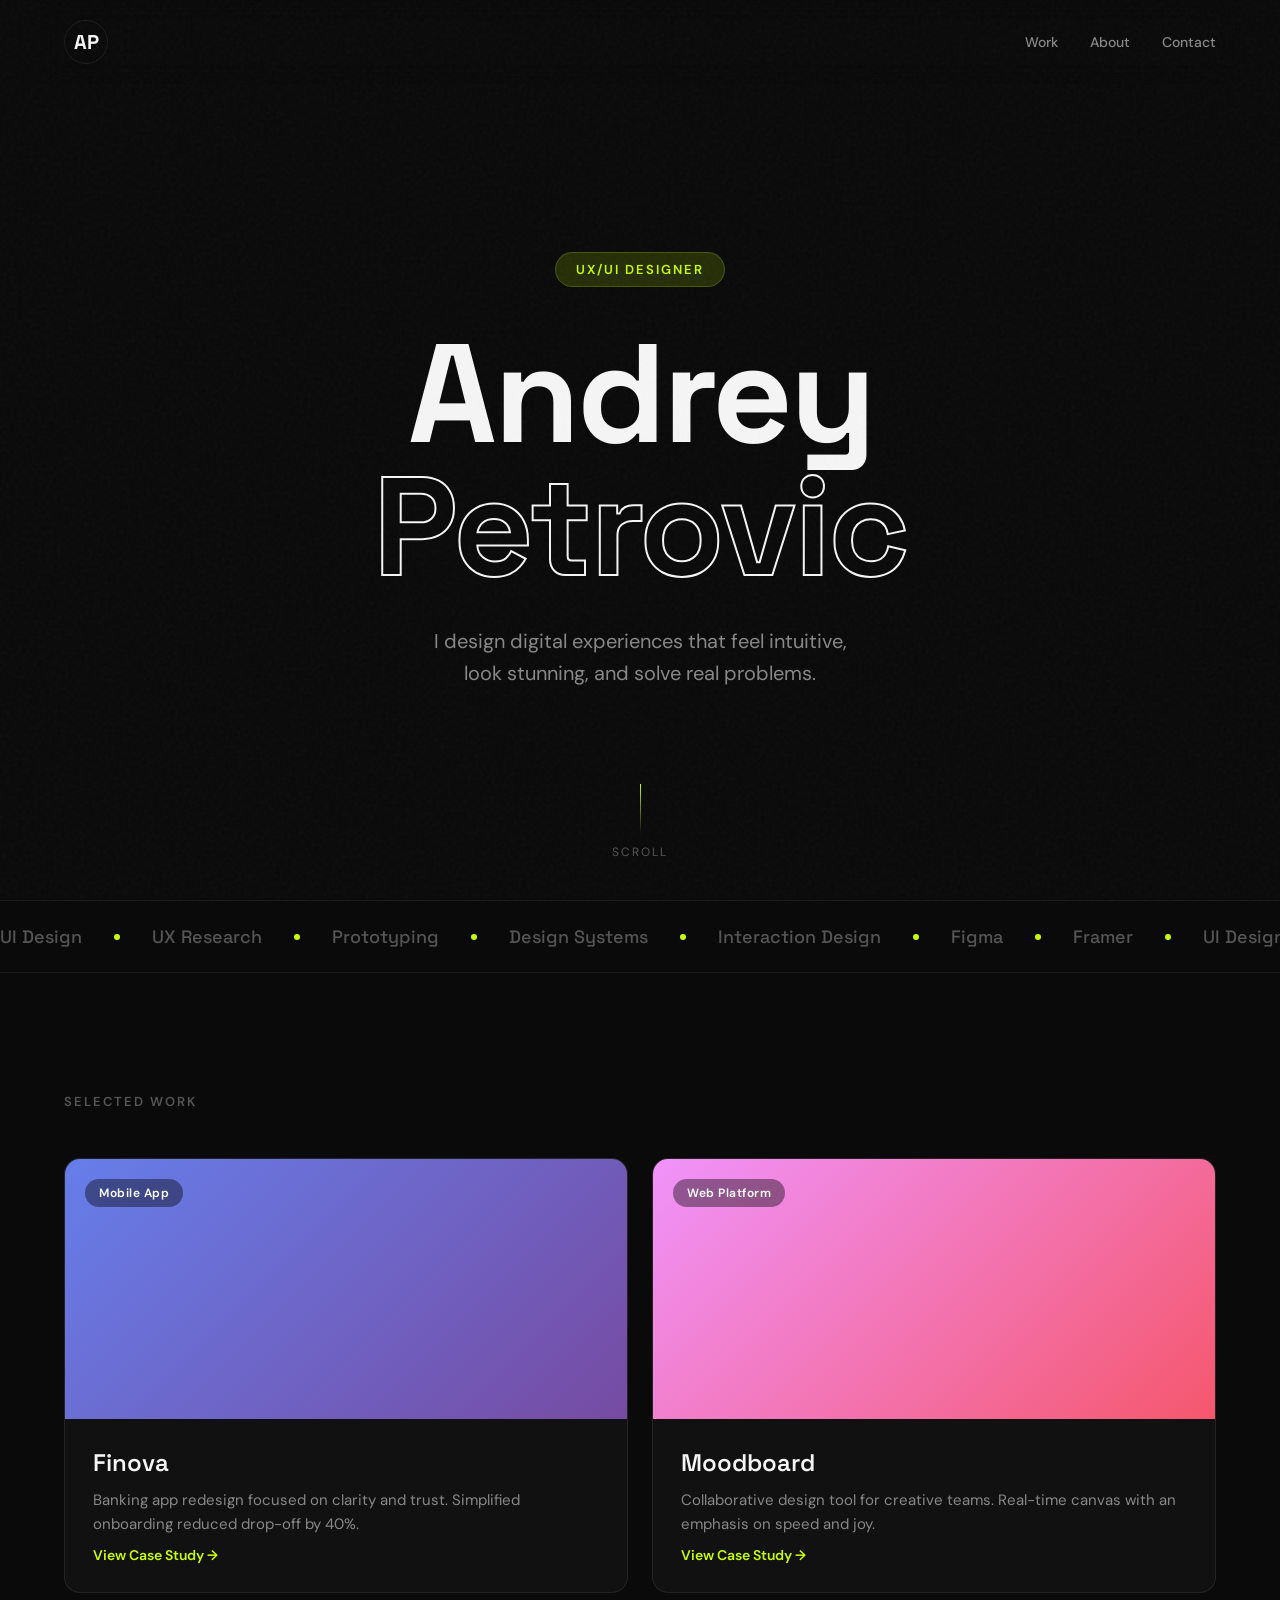
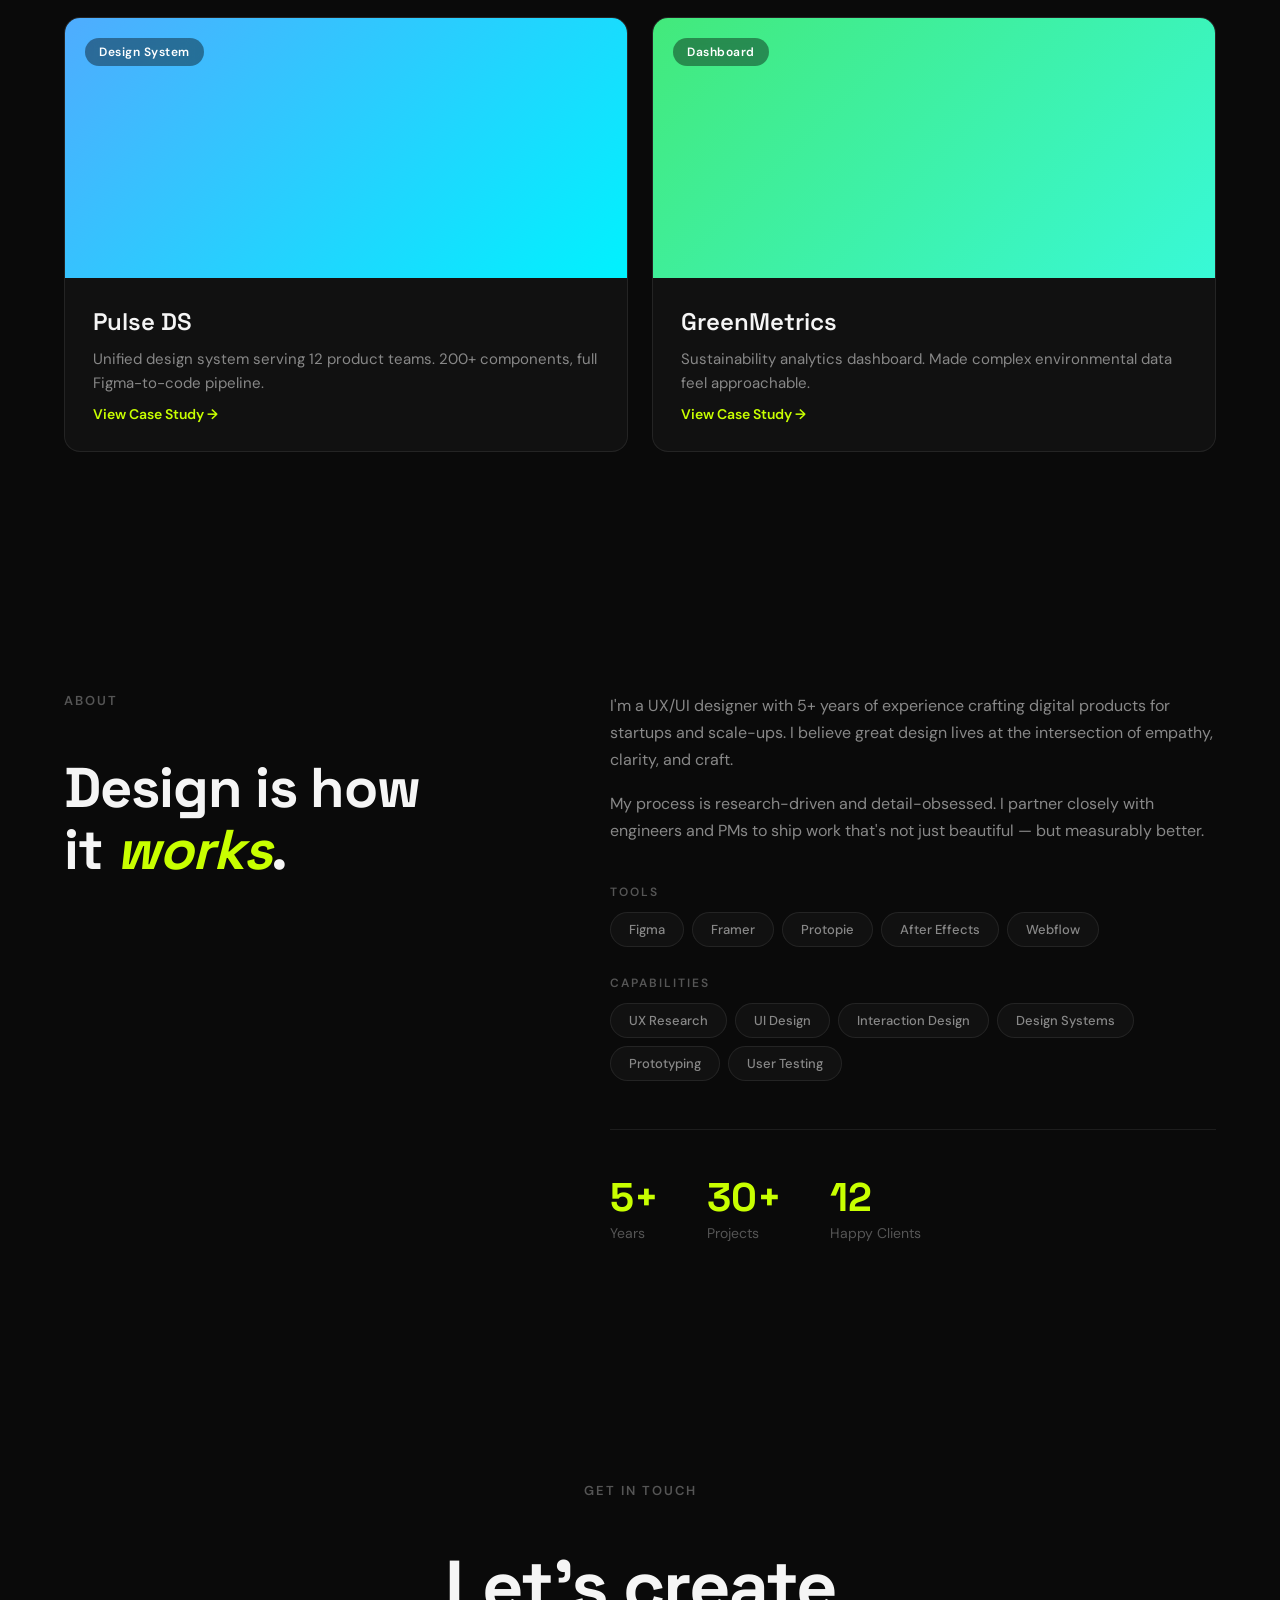
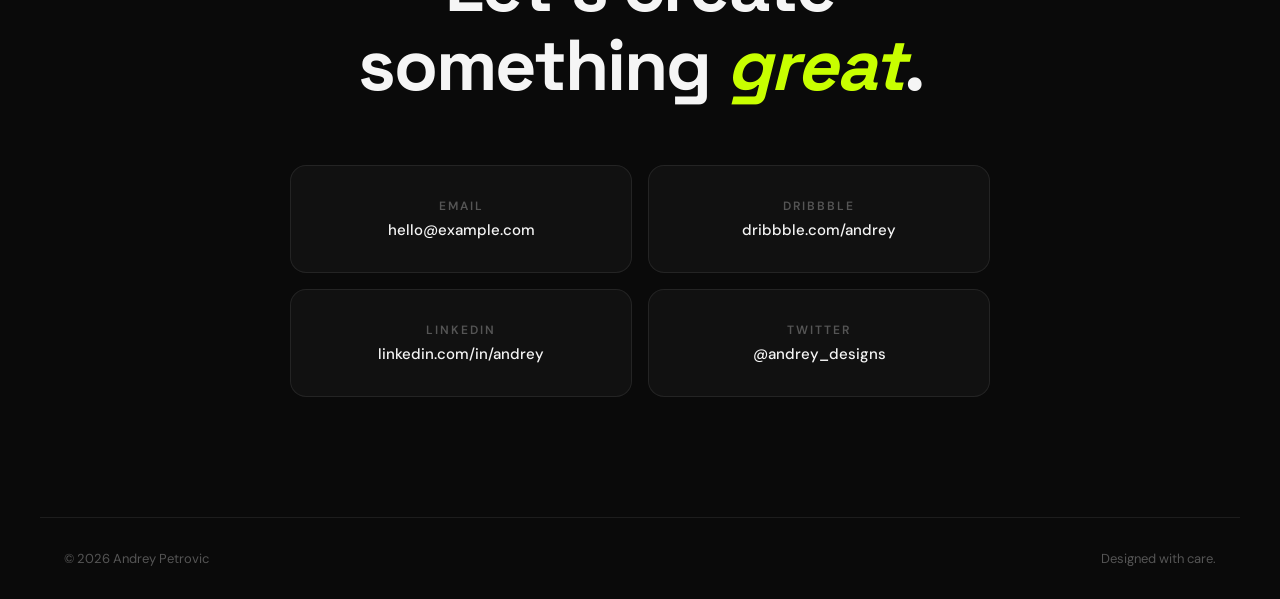
<file: designer-folio/index.html>
<!DOCTYPE html>
<html lang="en">
<head>
  <meta charset="UTF-8" />
  <meta name="viewport" content="width=device-width, initial-scale=1.0" />
  <title>Andrey Petrovic — UX/UI Designer</title>

  <meta name="description" content="Andrey Petrovic — UX/UI Designer crafting thoughtful digital experiences." />
  <meta name="author" content="Andrey Petrovic" />
  <meta name="theme-color" content="#0a0a0a" />

  <link rel="stylesheet" href="style.css" />
  <link rel="preconnect" href="https://fonts.googleapis.com" />
  <link rel="preconnect" href="https://fonts.gstatic.com" crossorigin />
  <link href="https://fonts.googleapis.com/css2?family=DM+Sans:ital,opsz,wght@0,9..40,300;0,9..40,400;0,9..40,500;0,9..40,600;0,9..40,700;1,9..40,400&family=Space+Grotesk:wght@400;500;600;700&display=swap" rel="stylesheet" />
</head>
<body>
  <!-- Floating grain overlay -->
  <div class="grain"></div>

  <!-- Cursor follower -->
  <div class="cursor-glow" id="cursorGlow"></div>

  <!-- Navigation -->
  <nav class="nav">
    <a href="#" class="nav-logo">AP</a>
    <div class="nav-links">
      <a href="#work">Work</a>
      <a href="#about">About</a>
      <a href="#contact">Contact</a>
    </div>
  </nav>

  <!-- Hero -->
  <section class="hero">
    <div class="hero-badge">UX/UI Designer</div>
    <h1 class="hero-title">
      <span class="line">Andrey</span>
      <span class="line outline">Petrovic</span>
    </h1>
    <p class="hero-sub">I design digital experiences that feel intuitive,<br/>look stunning, and solve real problems.</p>
    <div class="hero-scroll">
      <div class="scroll-line"></div>
      <span>Scroll</span>
    </div>
  </section>

  <!-- Marquee -->
  <div class="marquee">
    <div class="marquee-track">
      <span>UI Design</span>
      <span class="dot"></span>
      <span>UX Research</span>
      <span class="dot"></span>
      <span>Prototyping</span>
      <span class="dot"></span>
      <span>Design Systems</span>
      <span class="dot"></span>
      <span>Interaction Design</span>
      <span class="dot"></span>
      <span>Figma</span>
      <span class="dot"></span>
      <span>Framer</span>
      <span class="dot"></span>
      <span>UI Design</span>
      <span class="dot"></span>
      <span>UX Research</span>
      <span class="dot"></span>
      <span>Prototyping</span>
      <span class="dot"></span>
      <span>Design Systems</span>
      <span class="dot"></span>
      <span>Interaction Design</span>
      <span class="dot"></span>
      <span>Figma</span>
      <span class="dot"></span>
      <span>Framer</span>
      <span class="dot"></span>
    </div>
  </div>

  <!-- Work / Projects -->
  <section class="work" id="work">
    <div class="section-label">Selected Work</div>

    <div class="projects">
      <a href="#" class="project-card">
        <div class="project-img" style="background: linear-gradient(135deg, #667eea, #764ba2);">
          <div class="project-img-inner">
            <span class="project-tag">Mobile App</span>
          </div>
        </div>
        <div class="project-info">
          <h3>Finova</h3>
          <p>Banking app redesign focused on clarity and trust. Simplified onboarding reduced drop-off by 40%.</p>
          <span class="project-cta">View Case Study &rarr;</span>
        </div>
      </a>

      <a href="#" class="project-card">
        <div class="project-img" style="background: linear-gradient(135deg, #f093fb, #f5576c);">
          <div class="project-img-inner">
            <span class="project-tag">Web Platform</span>
          </div>
        </div>
        <div class="project-info">
          <h3>Moodboard</h3>
          <p>Collaborative design tool for creative teams. Real-time canvas with an emphasis on speed and joy.</p>
          <span class="project-cta">View Case Study &rarr;</span>
        </div>
      </a>

      <a href="#" class="project-card">
        <div class="project-img" style="background: linear-gradient(135deg, #4facfe, #00f2fe);">
          <div class="project-img-inner">
            <span class="project-tag">Design System</span>
          </div>
        </div>
        <div class="project-info">
          <h3>Pulse DS</h3>
          <p>Unified design system serving 12 product teams. 200+ components, full Figma-to-code pipeline.</p>
          <span class="project-cta">View Case Study &rarr;</span>
        </div>
      </a>

      <a href="#" class="project-card">
        <div class="project-img" style="background: linear-gradient(135deg, #43e97b, #38f9d7);">
          <div class="project-img-inner">
            <span class="project-tag">Dashboard</span>
          </div>
        </div>
        <div class="project-info">
          <h3>GreenMetrics</h3>
          <p>Sustainability analytics dashboard. Made complex environmental data feel approachable.</p>
          <span class="project-cta">View Case Study &rarr;</span>
        </div>
      </a>
    </div>
  </section>

  <!-- About -->
  <section class="about" id="about">
    <div class="about-grid">
      <div class="about-left">
        <div class="section-label">About</div>
        <h2 class="about-heading">Design is how<br/>it <em>works</em>.</h2>
      </div>
      <div class="about-right">
        <p class="about-text">I'm a UX/UI designer with 5+ years of experience crafting digital products for startups and scale-ups. I believe great design lives at the intersection of empathy, clarity, and craft.</p>
        <p class="about-text">My process is research-driven and detail-obsessed. I partner closely with engineers and PMs to ship work that's not just beautiful — but measurably better.</p>

        <div class="about-details">
          <div class="detail-group">
            <h4>Tools</h4>
            <div class="pills">
              <span class="pill">Figma</span>
              <span class="pill">Framer</span>
              <span class="pill">Protopie</span>
              <span class="pill">After Effects</span>
              <span class="pill">Webflow</span>
            </div>
          </div>
          <div class="detail-group">
            <h4>Capabilities</h4>
            <div class="pills">
              <span class="pill">UX Research</span>
              <span class="pill">UI Design</span>
              <span class="pill">Interaction Design</span>
              <span class="pill">Design Systems</span>
              <span class="pill">Prototyping</span>
              <span class="pill">User Testing</span>
            </div>
          </div>
        </div>

        <div class="stats-row">
          <div class="stat">
            <span class="stat-num">5+</span>
            <span class="stat-label">Years</span>
          </div>
          <div class="stat">
            <span class="stat-num">30+</span>
            <span class="stat-label">Projects</span>
          </div>
          <div class="stat">
            <span class="stat-num">12</span>
            <span class="stat-label">Happy Clients</span>
          </div>
        </div>
      </div>
    </div>
  </section>

  <!-- Contact -->
  <section class="contact" id="contact">
    <div class="section-label">Get in Touch</div>
    <h2 class="contact-heading">Let's create<br/>something <em>great</em>.</h2>
    <div class="contact-links">
      <a href="mailto:hello@example.com" class="contact-link">
        <span class="contact-link-label">Email</span>
        <span class="contact-link-value">hello@example.com</span>
      </a>
      <a href="#" class="contact-link">
        <span class="contact-link-label">Dribbble</span>
        <span class="contact-link-value">dribbble.com/andrey</span>
      </a>
      <a href="#" class="contact-link">
        <span class="contact-link-label">LinkedIn</span>
        <span class="contact-link-value">linkedin.com/in/andrey</span>
      </a>
      <a href="#" class="contact-link">
        <span class="contact-link-label">Twitter</span>
        <span class="contact-link-value">@andrey_designs</span>
      </a>
    </div>
  </section>

  <!-- Footer -->
  <footer class="footer">
    <span>&copy; 2026 Andrey Petrovic</span>
    <span>Designed with care.</span>
  </footer>

  <script src="script.js"></script>
</body>
</html>
</file>
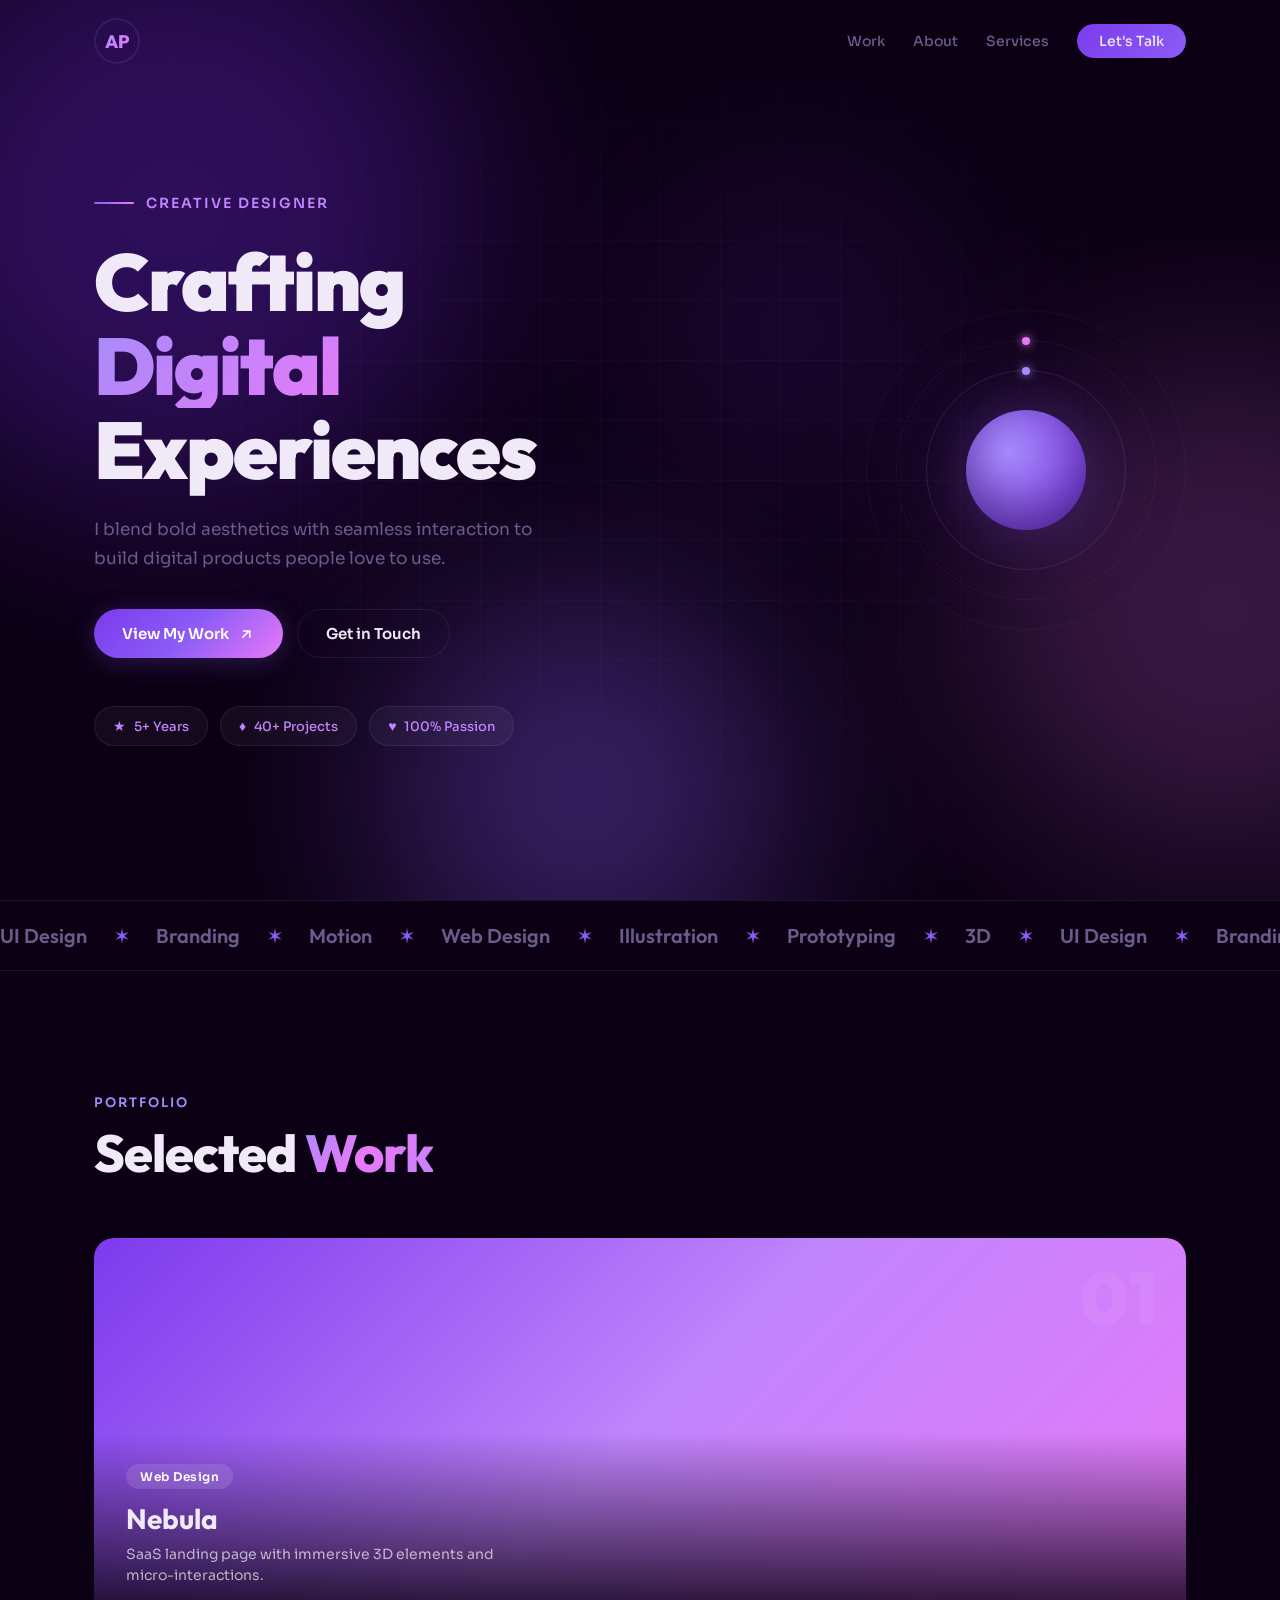
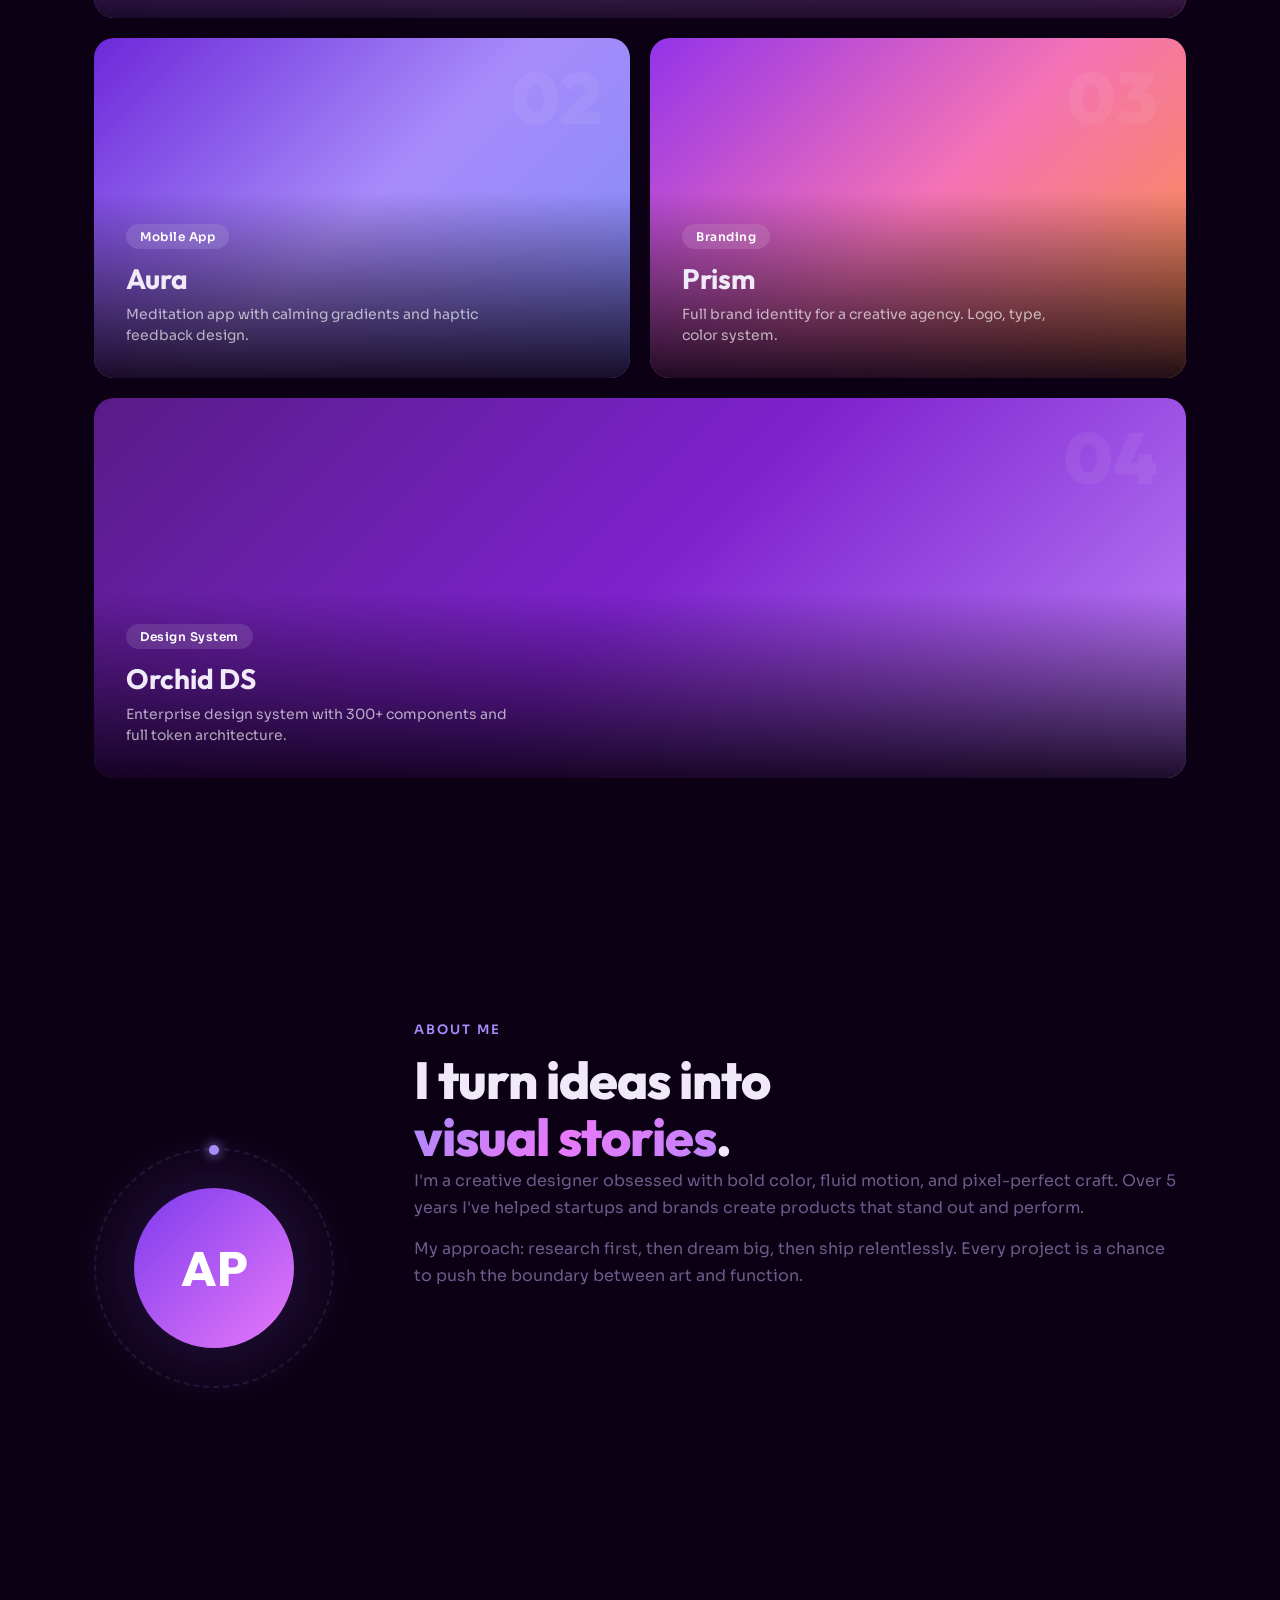
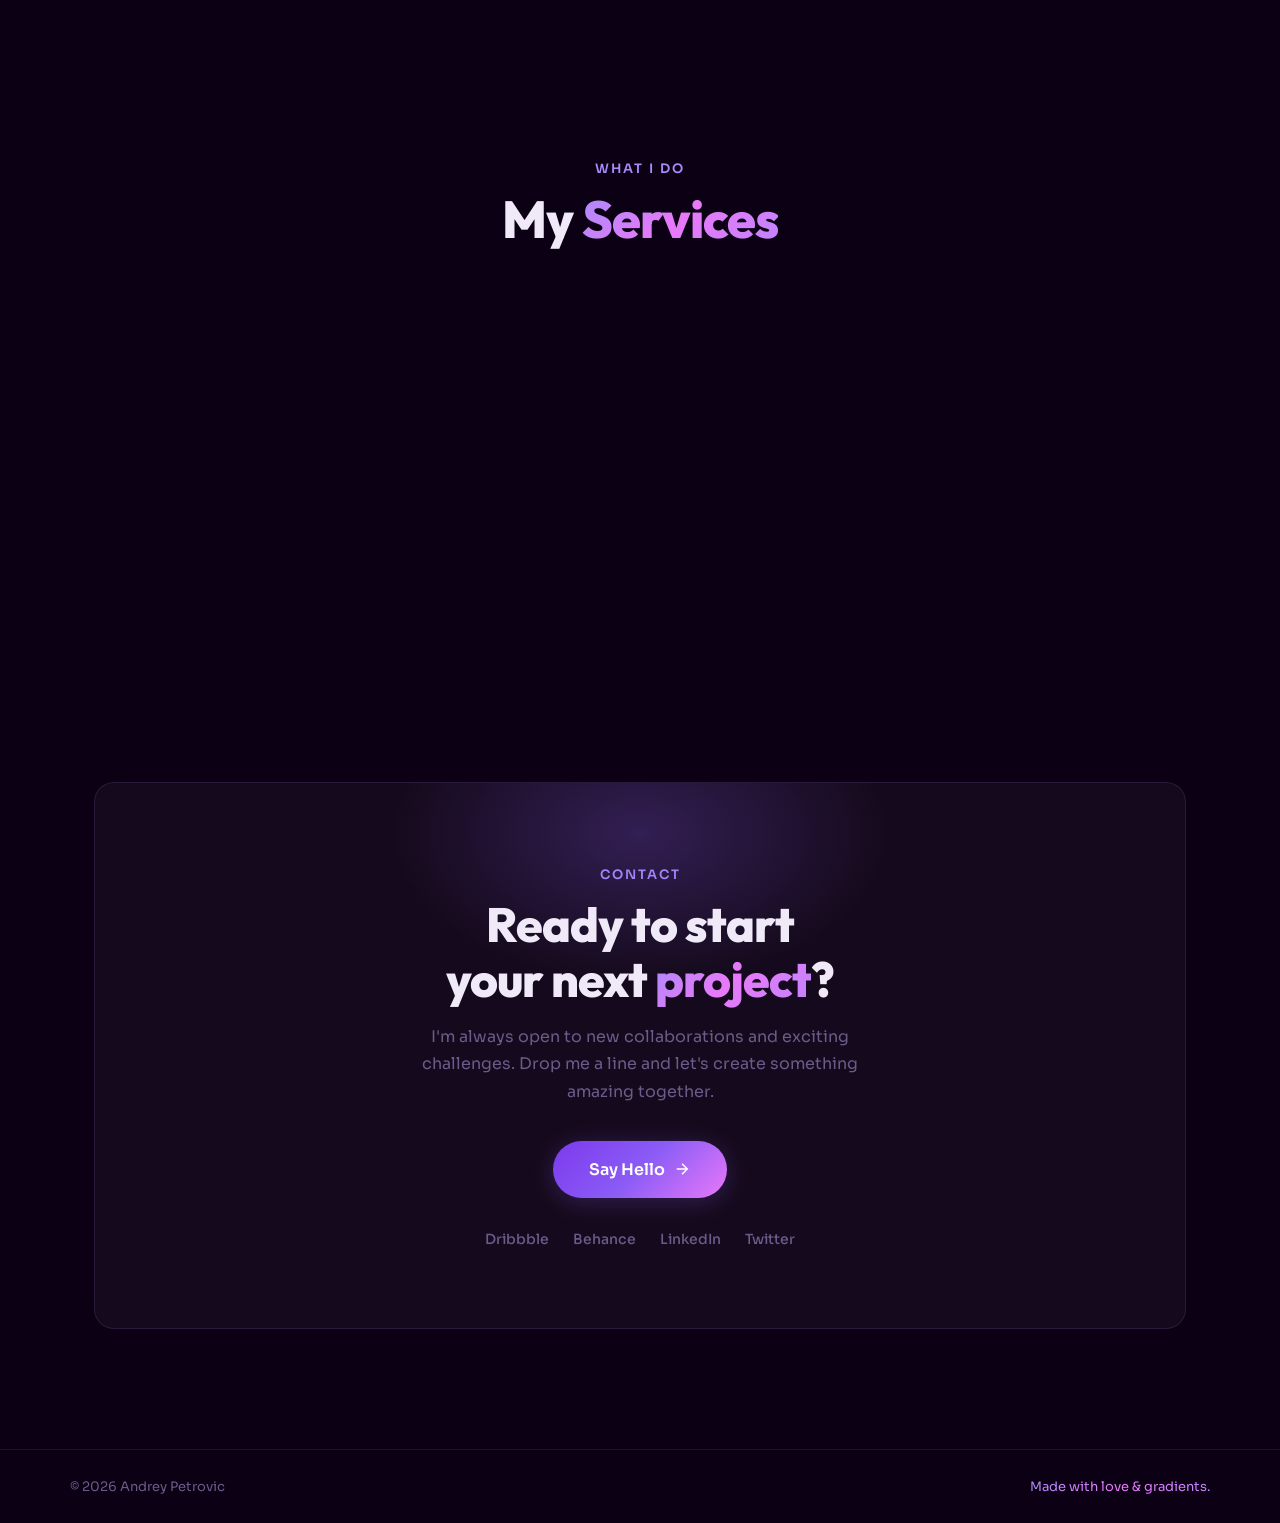
<file: purple-wave/index.html>
<!DOCTYPE html>
<html lang="en">
<head>
  <meta charset="UTF-8" />
  <meta name="viewport" content="width=device-width, initial-scale=1.0" />
  <title>Andrey Petrovic — Creative Designer</title>

  <meta name="description" content="Andrey Petrovic — Creative Designer. Animated portfolio with bold gradients." />
  <meta name="author" content="Andrey Petrovic" />
  <meta name="theme-color" content="#0c0014" />

  <link rel="stylesheet" href="style.css" />
  <link rel="preconnect" href="https://fonts.googleapis.com" />
  <link rel="preconnect" href="https://fonts.gstatic.com" crossorigin />
  <link href="https://fonts.googleapis.com/css2?family=Outfit:wght@300;400;500;600;700;800;900&family=Sora:wght@400;500;600;700&display=swap" rel="stylesheet" />
</head>
<body>

  <!-- Animated background blobs -->
  <div class="bg-blobs">
    <div class="blob blob-1"></div>
    <div class="blob blob-2"></div>
    <div class="blob blob-3"></div>
    <div class="blob blob-4"></div>
  </div>

  <!-- Mesh grid overlay -->
  <div class="mesh-grid"></div>

  <!-- Navigation -->
  <nav class="nav">
    <a href="#" class="nav-logo">
      <span class="logo-text">AP</span>
      <span class="logo-ring"></span>
    </a>
    <div class="nav-links">
      <a href="#work" class="nav-link">Work</a>
      <a href="#about" class="nav-link">About</a>
      <a href="#services" class="nav-link">Services</a>
      <a href="#contact" class="nav-link nav-link-cta">Let's Talk</a>
    </div>
  </nav>

  <!-- Hero -->
  <section class="hero">
    <div class="hero-content">
      <div class="hero-eyebrow">
        <span class="eyebrow-line"></span>
        <span class="eyebrow-text">Creative Designer</span>
      </div>
      <h1 class="hero-title">
        <span class="title-word" data-delay="0">Crafting</span>
        <span class="title-word gradient-text" data-delay="1">Digital</span>
        <span class="title-word" data-delay="2">Experiences</span>
      </h1>
      <p class="hero-desc">I blend bold aesthetics with seamless interaction to build digital products people love to use.</p>

      <div class="hero-ctas">
        <a href="#work" class="btn btn-primary">
          <span>View My Work</span>
          <svg width="18" height="18" viewBox="0 0 24 24" fill="none" stroke="currentColor" stroke-width="2"><path d="M7 17l9.2-9.2M17 17V8H8"/></svg>
        </a>
        <a href="#contact" class="btn btn-ghost">Get in Touch</a>
      </div>

      <!-- Floating badges -->
      <div class="floating-badges">
        <div class="fbadge fbadge-1">
          <span class="fbadge-icon">&#9733;</span>
          <span>5+ Years</span>
        </div>
        <div class="fbadge fbadge-2">
          <span class="fbadge-icon">&#9830;</span>
          <span>40+ Projects</span>
        </div>
        <div class="fbadge fbadge-3">
          <span class="fbadge-icon">&#9829;</span>
          <span>100% Passion</span>
        </div>
      </div>
    </div>

    <div class="hero-orb">
      <div class="orb">
        <div class="orb-ring orb-ring-1"></div>
        <div class="orb-ring orb-ring-2"></div>
        <div class="orb-ring orb-ring-3"></div>
        <div class="orb-core"></div>
      </div>
    </div>
  </section>

  <!-- Ticker -->
  <div class="ticker">
    <div class="ticker-track">
      <span>UI Design</span><span class="ticker-star">&#10038;</span>
      <span>Branding</span><span class="ticker-star">&#10038;</span>
      <span>Motion</span><span class="ticker-star">&#10038;</span>
      <span>Web Design</span><span class="ticker-star">&#10038;</span>
      <span>Illustration</span><span class="ticker-star">&#10038;</span>
      <span>Prototyping</span><span class="ticker-star">&#10038;</span>
      <span>3D</span><span class="ticker-star">&#10038;</span>
      <span>UI Design</span><span class="ticker-star">&#10038;</span>
      <span>Branding</span><span class="ticker-star">&#10038;</span>
      <span>Motion</span><span class="ticker-star">&#10038;</span>
      <span>Web Design</span><span class="ticker-star">&#10038;</span>
      <span>Illustration</span><span class="ticker-star">&#10038;</span>
      <span>Prototyping</span><span class="ticker-star">&#10038;</span>
      <span>3D</span><span class="ticker-star">&#10038;</span>
    </div>
  </div>

  <!-- Work -->
  <section class="work" id="work">
    <div class="container">
      <div class="section-head">
        <span class="section-tag">Portfolio</span>
        <h2 class="section-title">Selected <span class="gradient-text">Work</span></h2>
      </div>

      <div class="project-grid">
        <div class="pcard pcard-wide reveal">
          <div class="pcard-bg" style="background: linear-gradient(135deg, #7c3aed, #c084fc, #e879f9);"></div>
          <div class="pcard-content">
            <span class="pcard-tag">Web Design</span>
            <h3 class="pcard-title">Nebula</h3>
            <p class="pcard-desc">SaaS landing page with immersive 3D elements and micro-interactions.</p>
          </div>
          <div class="pcard-number">01</div>
        </div>

        <div class="pcard reveal">
          <div class="pcard-bg" style="background: linear-gradient(135deg, #6d28d9, #a78bfa, #818cf8);"></div>
          <div class="pcard-content">
            <span class="pcard-tag">Mobile App</span>
            <h3 class="pcard-title">Aura</h3>
            <p class="pcard-desc">Meditation app with calming gradients and haptic feedback design.</p>
          </div>
          <div class="pcard-number">02</div>
        </div>

        <div class="pcard reveal">
          <div class="pcard-bg" style="background: linear-gradient(135deg, #9333ea, #f472b6, #fb923c);"></div>
          <div class="pcard-content">
            <span class="pcard-tag">Branding</span>
            <h3 class="pcard-title">Prism</h3>
            <p class="pcard-desc">Full brand identity for a creative agency. Logo, type, color system.</p>
          </div>
          <div class="pcard-number">03</div>
        </div>

        <div class="pcard pcard-wide reveal">
          <div class="pcard-bg" style="background: linear-gradient(135deg, #581c87, #7e22ce, #c084fc);"></div>
          <div class="pcard-content">
            <span class="pcard-tag">Design System</span>
            <h3 class="pcard-title">Orchid DS</h3>
            <p class="pcard-desc">Enterprise design system with 300+ components and full token architecture.</p>
          </div>
          <div class="pcard-number">04</div>
        </div>
      </div>
    </div>
  </section>

  <!-- About -->
  <section class="about" id="about">
    <div class="container">
      <div class="about-layout">
        <div class="about-visual">
          <div class="avatar-frame">
            <div class="avatar-glow"></div>
            <div class="avatar-placeholder">AP</div>
            <div class="avatar-ring"></div>
          </div>
        </div>
        <div class="about-body">
          <span class="section-tag">About Me</span>
          <h2 class="section-title">I turn ideas into<br/><span class="gradient-text">visual stories</span>.</h2>
          <p class="about-text">I'm a creative designer obsessed with bold color, fluid motion, and pixel-perfect craft. Over 5 years I've helped startups and brands create products that stand out and perform.</p>
          <p class="about-text">My approach: research first, then dream big, then ship relentlessly. Every project is a chance to push the boundary between art and function.</p>

          <div class="skill-bars">
            <div class="skill-bar reveal">
              <div class="skill-bar-header">
                <span>UI / Visual Design</span>
                <span>95%</span>
              </div>
              <div class="skill-track"><div class="skill-fill" data-width="95"></div></div>
            </div>
            <div class="skill-bar reveal">
              <div class="skill-bar-header">
                <span>UX Research</span>
                <span>85%</span>
              </div>
              <div class="skill-track"><div class="skill-fill" data-width="85"></div></div>
            </div>
            <div class="skill-bar reveal">
              <div class="skill-bar-header">
                <span>Motion / Animation</span>
                <span>90%</span>
              </div>
              <div class="skill-track"><div class="skill-fill" data-width="90"></div></div>
            </div>
            <div class="skill-bar reveal">
              <div class="skill-bar-header">
                <span>Branding & Identity</span>
                <span>80%</span>
              </div>
              <div class="skill-track"><div class="skill-fill" data-width="80"></div></div>
            </div>
          </div>
        </div>
      </div>
    </div>
  </section>

  <!-- Services -->
  <section class="services" id="services">
    <div class="container">
      <div class="section-head center">
        <span class="section-tag">What I Do</span>
        <h2 class="section-title">My <span class="gradient-text">Services</span></h2>
      </div>

      <div class="services-grid">
        <div class="svc-card reveal">
          <div class="svc-icon">
            <svg width="28" height="28" viewBox="0 0 24 24" fill="none" stroke="url(#grad)" stroke-width="1.5"><defs><linearGradient id="grad" x1="0" y1="0" x2="1" y2="1"><stop offset="0%" stop-color="#a78bfa"/><stop offset="100%" stop-color="#e879f9"/></linearGradient></defs><rect x="3" y="3" width="18" height="18" rx="4"/><path d="M3 9h18"/><circle cx="7" cy="6" r="0.5" fill="url(#grad)"/><circle cx="10" cy="6" r="0.5" fill="url(#grad)"/></svg>
          </div>
          <h3>Web Design</h3>
          <p>Beautiful, responsive websites that convert visitors into customers.</p>
        </div>
        <div class="svc-card reveal">
          <div class="svc-icon">
            <svg width="28" height="28" viewBox="0 0 24 24" fill="none" stroke="url(#grad)" stroke-width="1.5"><rect x="5" y="2" width="14" height="20" rx="3"/><line x1="12" y1="18" x2="12" y2="18.01" stroke-width="2" stroke-linecap="round"/></svg>
          </div>
          <h3>App Design</h3>
          <p>Mobile experiences that feel native, intuitive, and delightful.</p>
        </div>
        <div class="svc-card reveal">
          <div class="svc-icon">
            <svg width="28" height="28" viewBox="0 0 24 24" fill="none" stroke="url(#grad)" stroke-width="1.5"><circle cx="12" cy="12" r="10"/><path d="M8 12l3 3 5-6"/></svg>
          </div>
          <h3>Branding</h3>
          <p>Cohesive brand identities from logo to full visual language.</p>
        </div>
        <div class="svc-card reveal">
          <div class="svc-icon">
            <svg width="28" height="28" viewBox="0 0 24 24" fill="none" stroke="url(#grad)" stroke-width="1.5"><path d="M12 2L2 7l10 5 10-5-10-5z"/><path d="M2 17l10 5 10-5"/><path d="M2 12l10 5 10-5"/></svg>
          </div>
          <h3>Design Systems</h3>
          <p>Scalable component libraries with tokens, docs, and governance.</p>
        </div>
      </div>
    </div>
  </section>

  <!-- Contact -->
  <section class="contact" id="contact">
    <div class="container">
      <div class="contact-card">
        <div class="contact-glow"></div>
        <span class="section-tag">Contact</span>
        <h2 class="contact-title">Ready to start<br/>your next <span class="gradient-text">project</span>?</h2>
        <p class="contact-desc">I'm always open to new collaborations and exciting challenges. Drop me a line and let's create something amazing together.</p>
        <div class="contact-btns">
          <a href="mailto:hello@example.com" class="btn btn-primary btn-lg">
            <span>Say Hello</span>
            <svg width="18" height="18" viewBox="0 0 24 24" fill="none" stroke="currentColor" stroke-width="2"><path d="M5 12h14M12 5l7 7-7 7"/></svg>
          </a>
        </div>
        <div class="contact-socials">
          <a href="#" class="social-link">Dribbble</a>
          <a href="#" class="social-link">Behance</a>
          <a href="#" class="social-link">LinkedIn</a>
          <a href="#" class="social-link">Twitter</a>
        </div>
      </div>
    </div>
  </section>

  <!-- Footer -->
  <footer class="footer">
    <div class="container footer-inner">
      <span>&copy; 2026 Andrey Petrovic</span>
      <span class="gradient-text">Made with love & gradients.</span>
    </div>
  </footer>

  <script src="script.js"></script>
</body>
</html>
</file>
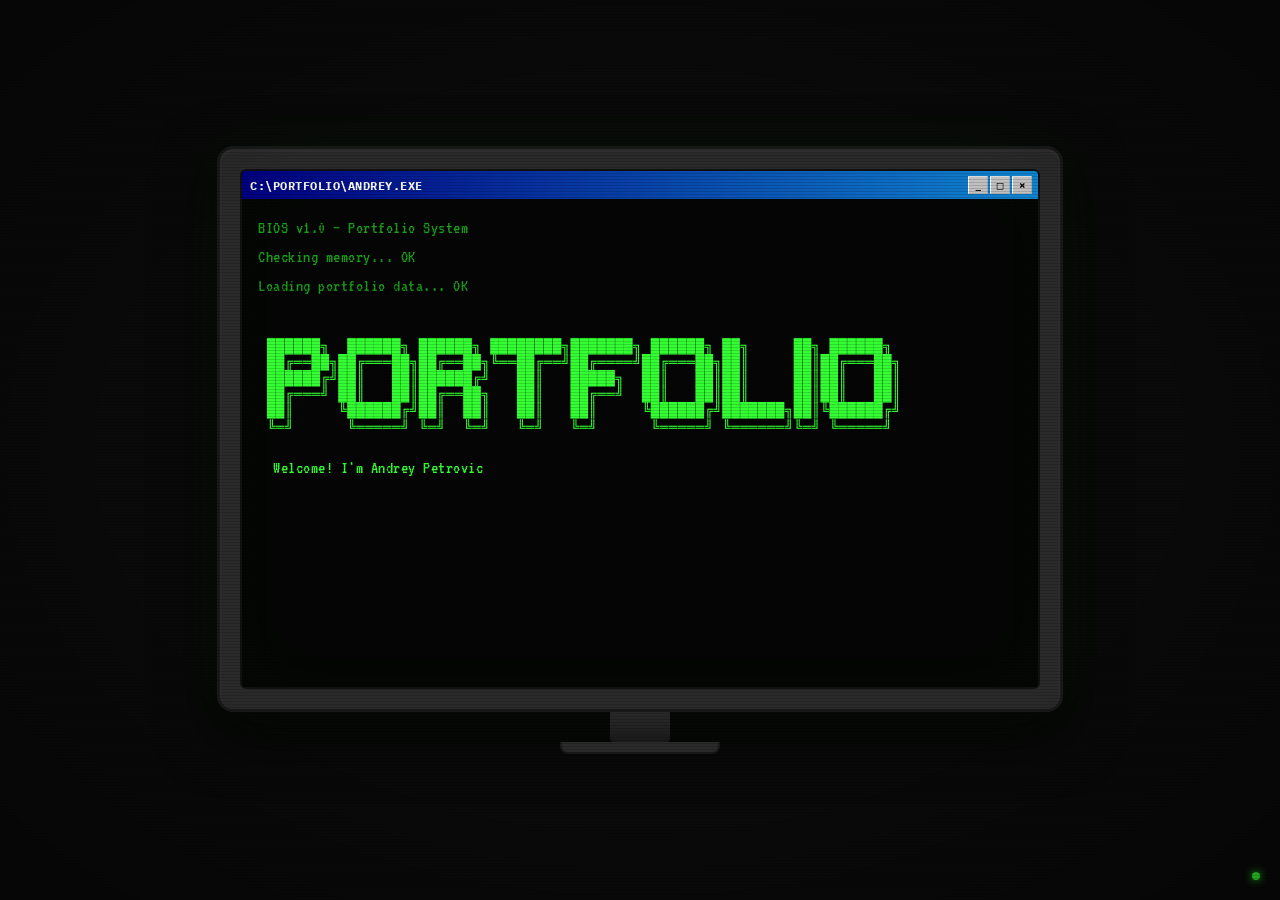
<file: retro-terminal/index.html>
<!DOCTYPE html>
<html lang="en">
<head>
  <meta charset="UTF-8" />
  <meta name="viewport" content="width=device-width, initial-scale=1.0" />
  <title>Andrey Petrovic — Portfolio Terminal</title>

  <meta name="description" content="Andrey Petrovic — Full Stack Developer. Retro terminal-style portfolio." />
  <meta name="author" content="Andrey Petrovic" />
  <meta name="theme-color" content="#0a0a0a" />

  <link rel="stylesheet" href="style.css" />
  <link rel="preconnect" href="https://fonts.googleapis.com" />
  <link rel="preconnect" href="https://fonts.gstatic.com" crossorigin />
  <link href="https://fonts.googleapis.com/css2?family=VT323&family=IBM+Plex+Mono:wght@400;500;700&display=swap" rel="stylesheet" />
</head>
<body>
  <!-- CRT overlay effects -->
  <div class="crt-overlay"></div>
  <div class="scanlines"></div>

  <!-- Monitor frame -->
  <div class="monitor">
    <div class="monitor-bezel">
      <div class="monitor-screen">
        <!-- Title bar -->
        <div class="title-bar">
          <span class="title-bar-text">C:\PORTFOLIO\ANDREY.EXE</span>
          <div class="title-bar-controls">
            <span class="tb-btn">_</span>
            <span class="tb-btn">□</span>
            <span class="tb-btn">×</span>
          </div>
        </div>

        <!-- Terminal output area -->
        <div class="terminal" id="terminal">
          <div id="output"></div>
          <div class="input-line" id="input-line">
            <span class="prompt">C:\PORTFOLIO&gt;</span>
            <span id="cmd-mirror" class="cmd-mirror"></span><span class="cursor-block">_</span>
            <input type="text" id="cmd-input" class="cmd-hidden" autocomplete="off" spellcheck="false" autofocus />
          </div>
        </div>
      </div>
    </div>

    <!-- Monitor base -->
    <div class="monitor-stand"></div>
    <div class="monitor-base"></div>
  </div>

  <!-- Power LED -->
  <div class="power-led"></div>

  <script src="script.js"></script>
</body>
</html>
</file>
<file: designer-folio/style.css>
/* ===== RESET & BASE ===== */
*, *::before, *::after {
  margin: 0;
  padding: 0;
  box-sizing: border-box;
}

:root {
  --bg: #0a0a0a;
  --bg-card: #111111;
  --bg-hover: #1a1a1a;
  --text: #f5f5f5;
  --text-secondary: #888888;
  --text-muted: #555555;
  --accent: #c8ff00;
  --accent-dim: rgba(200, 255, 0, 0.15);
  --border: rgba(255, 255, 255, 0.08);
  --border-hover: rgba(255, 255, 255, 0.15);
  --radius: 16px;
  --radius-sm: 10px;
  --radius-pill: 100px;
  --font: 'DM Sans', -apple-system, sans-serif;
  --font-display: 'Space Grotesk', sans-serif;
  --transition: 0.3s cubic-bezier(0.16, 1, 0.3, 1);
  --max-width: 1200px;
  --px: 24px;
}

html {
  scroll-behavior: smooth;
}

body {
  font-family: var(--font);
  background: var(--bg);
  color: var(--text);
  -webkit-font-smoothing: antialiased;
  overflow-x: hidden;
}

a {
  color: inherit;
  text-decoration: none;
}

em {
  font-style: italic;
  color: var(--accent);
}

/* ===== GRAIN OVERLAY ===== */
.grain {
  position: fixed;
  inset: 0;
  pointer-events: none;
  z-index: 9999;
  opacity: 0.03;
  background-image: url("data:image/svg+xml,%3Csvg viewBox='0 0 256 256' xmlns='http://www.w3.org/2000/svg'%3E%3Cfilter id='noise'%3E%3CfeTurbulence type='fractalNoise' baseFrequency='0.9' numOctaves='4' stitchTiles='stitch'/%3E%3C/filter%3E%3Crect width='100%25' height='100%25' filter='url(%23noise)'/%3E%3C/svg%3E");
  background-repeat: repeat;
}

/* ===== CURSOR GLOW ===== */
.cursor-glow {
  position: fixed;
  width: 500px;
  height: 500px;
  border-radius: 50%;
  background: radial-gradient(circle, var(--accent-dim) 0%, transparent 70%);
  pointer-events: none;
  z-index: 0;
  transform: translate(-50%, -50%);
  transition: left 0.15s ease-out, top 0.15s ease-out;
  opacity: 0;
}

body:hover .cursor-glow {
  opacity: 1;
}

/* ===== NAVIGATION ===== */
.nav {
  position: fixed;
  top: 0;
  left: 0;
  right: 0;
  z-index: 100;
  display: flex;
  align-items: center;
  justify-content: space-between;
  padding: 20px var(--px);
  max-width: var(--max-width);
  margin: 0 auto;
  backdrop-filter: blur(12px);
  -webkit-backdrop-filter: blur(12px);
}

.nav-logo {
  font-family: var(--font-display);
  font-size: 20px;
  font-weight: 700;
  width: 44px;
  height: 44px;
  display: flex;
  align-items: center;
  justify-content: center;
  border: 1px solid var(--border);
  border-radius: 50%;
  transition: border-color var(--transition), background var(--transition);
}

.nav-logo:hover {
  border-color: var(--accent);
  background: var(--accent-dim);
}

.nav-links {
  display: flex;
  gap: 32px;
  font-size: 14px;
  font-weight: 500;
  color: var(--text-secondary);
}

.nav-links a {
  transition: color var(--transition);
  position: relative;
}

.nav-links a::after {
  content: '';
  position: absolute;
  bottom: -4px;
  left: 0;
  width: 0;
  height: 1px;
  background: var(--accent);
  transition: width var(--transition);
}

.nav-links a:hover {
  color: var(--text);
}

.nav-links a:hover::after {
  width: 100%;
}

/* ===== HERO ===== */
.hero {
  min-height: 100vh;
  display: flex;
  flex-direction: column;
  justify-content: center;
  align-items: center;
  text-align: center;
  padding: 120px var(--px) 80px;
  position: relative;
}

.hero-badge {
  font-size: 13px;
  font-weight: 600;
  letter-spacing: 2px;
  text-transform: uppercase;
  color: var(--accent);
  background: var(--accent-dim);
  padding: 8px 20px;
  border-radius: var(--radius-pill);
  border: 1px solid rgba(200, 255, 0, 0.2);
  margin-bottom: 40px;
  animation: fadeUp 0.8s ease-out both;
}

.hero-title {
  font-family: var(--font-display);
  font-size: clamp(60px, 12vw, 140px);
  font-weight: 700;
  line-height: 0.95;
  letter-spacing: -3px;
  margin-bottom: 32px;
  animation: fadeUp 0.8s ease-out 0.15s both;
}

.hero-title .line {
  display: block;
}

.hero-title .outline {
  -webkit-text-stroke: 2px var(--text);
  color: transparent;
  transition: color 0.4s ease, -webkit-text-stroke 0.4s ease;
}

.hero-title:hover .outline {
  color: var(--accent);
  -webkit-text-stroke: 0px;
}

.hero-sub {
  font-size: clamp(16px, 2vw, 20px);
  color: var(--text-secondary);
  line-height: 1.6;
  max-width: 500px;
  animation: fadeUp 0.8s ease-out 0.3s both;
}

.hero-scroll {
  position: absolute;
  bottom: 40px;
  display: flex;
  flex-direction: column;
  align-items: center;
  gap: 10px;
  font-size: 12px;
  color: var(--text-muted);
  letter-spacing: 2px;
  text-transform: uppercase;
  animation: fadeUp 0.8s ease-out 0.5s both;
}

.scroll-line {
  width: 1px;
  height: 50px;
  background: linear-gradient(to bottom, var(--accent), transparent);
  animation: scrollPulse 2s ease-in-out infinite;
}

@keyframes scrollPulse {
  0%, 100% { opacity: 1; transform: scaleY(1); }
  50% { opacity: 0.4; transform: scaleY(0.6); }
}

@keyframes fadeUp {
  from {
    opacity: 0;
    transform: translateY(30px);
  }
  to {
    opacity: 1;
    transform: translateY(0);
  }
}

/* ===== MARQUEE ===== */
.marquee {
  padding: 24px 0;
  border-top: 1px solid var(--border);
  border-bottom: 1px solid var(--border);
  overflow: hidden;
  user-select: none;
}

.marquee-track {
  display: flex;
  align-items: center;
  gap: 32px;
  font-family: var(--font-display);
  font-size: 18px;
  font-weight: 500;
  color: var(--text-muted);
  white-space: nowrap;
  animation: marqueeScroll 20s linear infinite;
  width: max-content;
}

.marquee-track .dot {
  width: 6px;
  height: 6px;
  border-radius: 50%;
  background: var(--accent);
  flex-shrink: 0;
}

@keyframes marqueeScroll {
  0% { transform: translateX(0); }
  100% { transform: translateX(-50%); }
}

/* ===== WORK SECTION ===== */
.section-label {
  font-size: 13px;
  font-weight: 600;
  letter-spacing: 2px;
  text-transform: uppercase;
  color: var(--text-muted);
  margin-bottom: 48px;
}

.work {
  padding: 120px var(--px);
  max-width: var(--max-width);
  margin: 0 auto;
}

.projects {
  display: grid;
  grid-template-columns: repeat(2, 1fr);
  gap: 24px;
}

.project-card {
  background: var(--bg-card);
  border-radius: var(--radius);
  border: 1px solid var(--border);
  overflow: hidden;
  transition: border-color var(--transition), transform var(--transition);
  display: flex;
  flex-direction: column;
}

.project-card:hover {
  border-color: var(--border-hover);
  transform: translateY(-4px);
}

.project-img {
  height: 260px;
  position: relative;
  overflow: hidden;
  transition: transform 0.6s cubic-bezier(0.16, 1, 0.3, 1);
}

.project-card:hover .project-img {
  transform: scale(1.03);
}

.project-img-inner {
  position: absolute;
  inset: 0;
  display: flex;
  align-items: flex-start;
  justify-content: flex-start;
  padding: 20px;
}

.project-tag {
  font-size: 12px;
  font-weight: 600;
  padding: 6px 14px;
  border-radius: var(--radius-pill);
  background: rgba(0, 0, 0, 0.4);
  backdrop-filter: blur(8px);
  color: white;
  letter-spacing: 0.5px;
}

.project-info {
  padding: 28px;
  display: flex;
  flex-direction: column;
  gap: 10px;
  flex: 1;
}

.project-info h3 {
  font-family: var(--font-display);
  font-size: 24px;
  font-weight: 600;
}

.project-info p {
  font-size: 15px;
  color: var(--text-secondary);
  line-height: 1.6;
  flex: 1;
}

.project-cta {
  font-size: 14px;
  font-weight: 600;
  color: var(--accent);
  transition: letter-spacing var(--transition);
}

.project-card:hover .project-cta {
  letter-spacing: 1px;
}

/* ===== ABOUT ===== */
.about {
  padding: 120px var(--px);
  max-width: var(--max-width);
  margin: 0 auto;
}

.about-grid {
  display: grid;
  grid-template-columns: 1fr 1.3fr;
  gap: 80px;
  align-items: start;
}

.about-heading {
  font-family: var(--font-display);
  font-size: clamp(36px, 5vw, 56px);
  font-weight: 700;
  line-height: 1.1;
  letter-spacing: -1px;
  margin-top: 16px;
}

.about-text {
  font-size: 16px;
  color: var(--text-secondary);
  line-height: 1.7;
  margin-bottom: 16px;
}

.about-details {
  margin-top: 40px;
  display: flex;
  flex-direction: column;
  gap: 28px;
}

.detail-group h4 {
  font-size: 12px;
  font-weight: 600;
  letter-spacing: 2px;
  text-transform: uppercase;
  color: var(--text-muted);
  margin-bottom: 12px;
}

.pills {
  display: flex;
  flex-wrap: wrap;
  gap: 8px;
}

.pill {
  font-size: 13px;
  font-weight: 500;
  padding: 8px 18px;
  border-radius: var(--radius-pill);
  background: var(--bg-card);
  border: 1px solid var(--border);
  color: var(--text-secondary);
  transition: border-color var(--transition), color var(--transition), background var(--transition);
}

.pill:hover {
  border-color: var(--accent);
  color: var(--accent);
  background: var(--accent-dim);
}

.stats-row {
  display: flex;
  gap: 48px;
  margin-top: 48px;
  padding-top: 48px;
  border-top: 1px solid var(--border);
}

.stat-num {
  font-family: var(--font-display);
  font-size: 40px;
  font-weight: 700;
  color: var(--accent);
  display: block;
  line-height: 1;
}

.stat-label {
  font-size: 14px;
  color: var(--text-muted);
  margin-top: 6px;
  display: block;
}

/* ===== CONTACT ===== */
.contact {
  padding: 120px var(--px);
  max-width: var(--max-width);
  margin: 0 auto;
  text-align: center;
}

.contact-heading {
  font-family: var(--font-display);
  font-size: clamp(40px, 6vw, 72px);
  font-weight: 700;
  line-height: 1.1;
  letter-spacing: -2px;
  margin-bottom: 60px;
}

.contact-links {
  display: grid;
  grid-template-columns: repeat(2, 1fr);
  gap: 16px;
  max-width: 700px;
  margin: 0 auto;
}

.contact-link {
  display: flex;
  flex-direction: column;
  align-items: center;
  gap: 6px;
  padding: 32px 24px;
  background: var(--bg-card);
  border: 1px solid var(--border);
  border-radius: var(--radius);
  transition: border-color var(--transition), transform var(--transition), background var(--transition);
}

.contact-link:hover {
  border-color: var(--accent);
  background: var(--accent-dim);
  transform: translateY(-3px);
}

.contact-link-label {
  font-size: 12px;
  font-weight: 600;
  letter-spacing: 2px;
  text-transform: uppercase;
  color: var(--text-muted);
}

.contact-link-value {
  font-size: 15px;
  font-weight: 500;
  color: var(--text);
}

.contact-link:hover .contact-link-value {
  color: var(--accent);
}

/* ===== FOOTER ===== */
.footer {
  display: flex;
  justify-content: space-between;
  align-items: center;
  padding: 32px var(--px);
  border-top: 1px solid var(--border);
  max-width: var(--max-width);
  margin: 0 auto;
  font-size: 13px;
  color: var(--text-muted);
}

/* ===== SCROLL REVEAL ===== */
.reveal {
  opacity: 0;
  transform: translateY(40px);
  transition: opacity 0.6s ease-out, transform 0.6s ease-out;
}

.reveal.visible {
  opacity: 1;
  transform: translateY(0);
}

/* ===== RESPONSIVE ===== */
@media (max-width: 900px) {
  .projects {
    grid-template-columns: 1fr;
  }

  .about-grid {
    grid-template-columns: 1fr;
    gap: 40px;
  }
}

@media (max-width: 600px) {
  :root {
    --px: 16px;
  }

  .hero-title {
    letter-spacing: -1px;
  }

  .hero-sub br {
    display: none;
  }

  .nav-links {
    gap: 20px;
  }

  .contact-links {
    grid-template-columns: 1fr;
  }

  .stats-row {
    gap: 32px;
  }

  .stat-num {
    font-size: 32px;
  }

  .footer {
    flex-direction: column;
    gap: 8px;
    text-align: center;
  }

  .cursor-glow {
    display: none;
  }

  .marquee-track {
    font-size: 14px;
    gap: 20px;
  }
}
</file>
<file: purple-wave/style.css>
/* ===== RESET & BASE ===== */
*, *::before, *::after {
  margin: 0;
  padding: 0;
  box-sizing: border-box;
}

:root {
  --bg: #0c0014;
  --bg-card: rgba(255, 255, 255, 0.04);
  --bg-card-hover: rgba(255, 255, 255, 0.07);
  --text: #f0eaf8;
  --text-sec: #a78bfa;
  --text-muted: #6b5b8a;
  --purple-100: #f3e8ff;
  --purple-300: #c084fc;
  --purple-400: #a78bfa;
  --purple-500: #8b5cf6;
  --purple-600: #7c3aed;
  --purple-700: #6d28d9;
  --purple-900: #3b0764;
  --pink: #e879f9;
  --border: rgba(168, 139, 250, 0.12);
  --border-hover: rgba(168, 139, 250, 0.3);
  --glow: rgba(139, 92, 246, 0.25);
  --radius: 20px;
  --radius-sm: 12px;
  --radius-pill: 100px;
  --font: 'Sora', sans-serif;
  --font-display: 'Outfit', sans-serif;
  --ease: cubic-bezier(0.16, 1, 0.3, 1);
  --max-w: 1140px;
  --px: 24px;
}

html {
  scroll-behavior: smooth;
}

body {
  font-family: var(--font);
  background: var(--bg);
  color: var(--text);
  -webkit-font-smoothing: antialiased;
  overflow-x: hidden;
}

a {
  color: inherit;
  text-decoration: none;
}

.container {
  max-width: var(--max-w);
  margin: 0 auto;
  padding: 0 var(--px);
}

.gradient-text {
  background: linear-gradient(135deg, var(--purple-400), var(--pink), var(--purple-300));
  -webkit-background-clip: text;
  -webkit-text-fill-color: transparent;
  background-clip: text;
}

/* ===== ANIMATED BACKGROUND BLOBS ===== */
.bg-blobs {
  position: fixed;
  inset: 0;
  z-index: 0;
  overflow: hidden;
  pointer-events: none;
}

.blob {
  position: absolute;
  border-radius: 50%;
  filter: blur(100px);
  opacity: 0.35;
  animation: blobFloat 20s ease-in-out infinite;
}

.blob-1 {
  width: 600px;
  height: 600px;
  background: var(--purple-700);
  top: -10%;
  left: -10%;
  animation-delay: 0s;
}

.blob-2 {
  width: 500px;
  height: 500px;
  background: var(--pink);
  top: 40%;
  right: -15%;
  animation-delay: -5s;
  opacity: 0.2;
}

.blob-3 {
  width: 400px;
  height: 400px;
  background: var(--purple-500);
  bottom: -10%;
  left: 30%;
  animation-delay: -10s;
}

.blob-4 {
  width: 300px;
  height: 300px;
  background: var(--purple-600);
  top: 20%;
  left: 50%;
  animation-delay: -15s;
  opacity: 0.15;
}

@keyframes blobFloat {
  0%, 100% { transform: translate(0, 0) scale(1); }
  25% { transform: translate(60px, -40px) scale(1.1); }
  50% { transform: translate(-30px, 50px) scale(0.95); }
  75% { transform: translate(40px, 20px) scale(1.05); }
}

/* ===== MESH GRID ===== */
.mesh-grid {
  position: fixed;
  inset: 0;
  z-index: 1;
  pointer-events: none;
  background-image:
    linear-gradient(rgba(168, 139, 250, 0.04) 1px, transparent 1px),
    linear-gradient(90deg, rgba(168, 139, 250, 0.04) 1px, transparent 1px);
  background-size: 60px 60px;
  mask-image: radial-gradient(ellipse at center, black 30%, transparent 70%);
  -webkit-mask-image: radial-gradient(ellipse at center, black 30%, transparent 70%);
}

/* ===== NAVIGATION ===== */
.nav {
  position: fixed;
  top: 0;
  left: 0;
  right: 0;
  z-index: 100;
  display: flex;
  align-items: center;
  justify-content: space-between;
  padding: 18px var(--px);
  max-width: var(--max-w);
  margin: 0 auto;
  transition: background 0.4s, backdrop-filter 0.4s;
}

.nav.scrolled {
  background: rgba(12, 0, 20, 0.8);
  backdrop-filter: blur(16px);
  -webkit-backdrop-filter: blur(16px);
}

.nav-logo {
  position: relative;
  width: 46px;
  height: 46px;
  display: flex;
  align-items: center;
  justify-content: center;
}

.logo-text {
  font-family: var(--font-display);
  font-size: 18px;
  font-weight: 800;
  background: linear-gradient(135deg, var(--purple-400), var(--pink));
  -webkit-background-clip: text;
  -webkit-text-fill-color: transparent;
  background-clip: text;
  z-index: 1;
}

.logo-ring {
  position: absolute;
  inset: 0;
  border-radius: 50%;
  border: 2px solid var(--border);
  transition: border-color 0.3s, box-shadow 0.3s;
}

.nav-logo:hover .logo-ring {
  border-color: var(--purple-500);
  box-shadow: 0 0 20px var(--glow);
}

.nav-links {
  display: flex;
  align-items: center;
  gap: 28px;
  font-size: 14px;
  font-weight: 500;
}

.nav-link {
  color: var(--text-muted);
  transition: color 0.3s;
}

.nav-link:hover {
  color: var(--text);
}

.nav-link-cta {
  color: var(--text) !important;
  padding: 8px 22px;
  border-radius: var(--radius-pill);
  background: linear-gradient(135deg, var(--purple-600), var(--purple-500));
  transition: box-shadow 0.3s, transform 0.3s;
}

.nav-link-cta:hover {
  box-shadow: 0 4px 24px var(--glow);
  transform: translateY(-2px);
}

/* ===== HERO ===== */
.hero {
  min-height: 100vh;
  display: flex;
  align-items: center;
  justify-content: space-between;
  padding: 120px var(--px) 80px;
  max-width: var(--max-w);
  margin: 0 auto;
  position: relative;
  z-index: 2;
  gap: 60px;
}

.hero-content {
  flex: 1;
  max-width: 620px;
}

.hero-eyebrow {
  display: flex;
  align-items: center;
  gap: 12px;
  margin-bottom: 28px;
  animation: fadeSlideUp 0.8s var(--ease) both;
}

.eyebrow-line {
  width: 40px;
  height: 2px;
  background: linear-gradient(90deg, var(--purple-500), var(--pink));
  border-radius: 2px;
}

.eyebrow-text {
  font-size: 14px;
  font-weight: 600;
  letter-spacing: 2px;
  text-transform: uppercase;
  color: var(--purple-300);
}

.hero-title {
  font-family: var(--font-display);
  font-size: clamp(48px, 7vw, 80px);
  font-weight: 900;
  line-height: 1.05;
  letter-spacing: -2px;
  margin-bottom: 24px;
}

.title-word {
  display: block;
  animation: fadeSlideUp 0.8s var(--ease) both;
}

.title-word[data-delay="0"] { animation-delay: 0.1s; }
.title-word[data-delay="1"] { animation-delay: 0.2s; }
.title-word[data-delay="2"] { animation-delay: 0.3s; }

.hero-desc {
  font-size: 17px;
  color: var(--text-muted);
  line-height: 1.7;
  max-width: 440px;
  margin-bottom: 36px;
  animation: fadeSlideUp 0.8s var(--ease) 0.4s both;
}

.hero-ctas {
  display: flex;
  gap: 14px;
  animation: fadeSlideUp 0.8s var(--ease) 0.5s both;
}

/* Buttons */
.btn {
  display: inline-flex;
  align-items: center;
  gap: 8px;
  padding: 14px 28px;
  border-radius: var(--radius-pill);
  font-family: var(--font);
  font-size: 15px;
  font-weight: 600;
  cursor: pointer;
  transition: transform 0.3s var(--ease), box-shadow 0.3s;
  border: none;
}

.btn-primary {
  background: linear-gradient(135deg, var(--purple-600), var(--purple-500), var(--pink));
  color: white;
  box-shadow: 0 4px 24px var(--glow);
}

.btn-primary:hover {
  transform: translateY(-3px);
  box-shadow: 0 8px 40px rgba(139, 92, 246, 0.4);
}

.btn-ghost {
  background: transparent;
  color: var(--text);
  border: 1px solid var(--border);
}

.btn-ghost:hover {
  border-color: var(--border-hover);
  background: var(--bg-card);
  transform: translateY(-2px);
}

.btn-lg {
  padding: 18px 36px;
  font-size: 16px;
}

/* Floating badges */
.floating-badges {
  margin-top: 48px;
  display: flex;
  gap: 12px;
  flex-wrap: wrap;
  animation: fadeSlideUp 0.8s var(--ease) 0.65s both;
}

.fbadge {
  display: flex;
  align-items: center;
  gap: 8px;
  padding: 10px 18px;
  border-radius: var(--radius-pill);
  background: var(--bg-card);
  border: 1px solid var(--border);
  font-size: 13px;
  font-weight: 500;
  color: var(--purple-300);
  animation: badgeFloat 4s ease-in-out infinite;
}

.fbadge-1 { animation-delay: 0s; }
.fbadge-2 { animation-delay: 1.3s; }
.fbadge-3 { animation-delay: 2.6s; }

.fbadge-icon {
  font-size: 14px;
}

@keyframes badgeFloat {
  0%, 100% { transform: translateY(0); }
  50% { transform: translateY(-6px); }
}

/* Hero orb */
.hero-orb {
  flex-shrink: 0;
  display: flex;
  align-items: center;
  justify-content: center;
  animation: fadeSlideUp 1s var(--ease) 0.3s both;
}

.orb {
  position: relative;
  width: 320px;
  height: 320px;
  display: flex;
  align-items: center;
  justify-content: center;
}

.orb-core {
  width: 120px;
  height: 120px;
  border-radius: 50%;
  background: radial-gradient(circle at 35% 35%, var(--purple-400), var(--purple-700));
  box-shadow:
    0 0 60px var(--glow),
    0 0 120px rgba(139, 92, 246, 0.15),
    inset 0 -20px 40px rgba(0, 0, 0, 0.3);
  animation: corePulse 3s ease-in-out infinite;
}

.orb-ring {
  position: absolute;
  border-radius: 50%;
  border: 1px solid var(--border);
}

.orb-ring-1 {
  width: 200px;
  height: 200px;
  animation: orbSpin 12s linear infinite;
  border-color: rgba(168, 139, 250, 0.15);
}

.orb-ring-2 {
  width: 260px;
  height: 260px;
  animation: orbSpin 18s linear infinite reverse;
  border-color: rgba(232, 121, 249, 0.1);
  border-style: dashed;
}

.orb-ring-3 {
  width: 320px;
  height: 320px;
  animation: orbSpin 25s linear infinite;
  border-color: rgba(168, 139, 250, 0.06);
}

/* Ring dots */
.orb-ring-1::before,
.orb-ring-2::before {
  content: '';
  position: absolute;
  width: 8px;
  height: 8px;
  border-radius: 50%;
  background: var(--purple-400);
  box-shadow: 0 0 10px var(--purple-400);
  top: -4px;
  left: 50%;
  margin-left: -4px;
}

.orb-ring-2::before {
  background: var(--pink);
  box-shadow: 0 0 10px var(--pink);
}

@keyframes orbSpin {
  to { transform: rotate(360deg); }
}

@keyframes corePulse {
  0%, 100% { transform: scale(1); box-shadow: 0 0 60px var(--glow), 0 0 120px rgba(139, 92, 246, 0.15); }
  50% { transform: scale(1.08); box-shadow: 0 0 80px var(--glow), 0 0 160px rgba(139, 92, 246, 0.2); }
}

@keyframes fadeSlideUp {
  from { opacity: 0; transform: translateY(30px); }
  to { opacity: 1; transform: translateY(0); }
}

/* ===== TICKER ===== */
.ticker {
  padding: 22px 0;
  border-top: 1px solid var(--border);
  border-bottom: 1px solid var(--border);
  overflow: hidden;
  position: relative;
  z-index: 2;
}

.ticker-track {
  display: flex;
  align-items: center;
  gap: 28px;
  font-family: var(--font-display);
  font-size: 20px;
  font-weight: 600;
  color: var(--text-muted);
  white-space: nowrap;
  animation: tickerScroll 18s linear infinite;
  width: max-content;
}

.ticker-star {
  color: var(--purple-500);
  font-size: 16px;
}

@keyframes tickerScroll {
  0% { transform: translateX(0); }
  100% { transform: translateX(-50%); }
}

/* ===== SECTION COMMON ===== */
.section-head {
  margin-bottom: 56px;
}

.section-head.center {
  text-align: center;
}

.section-tag {
  display: inline-block;
  font-size: 13px;
  font-weight: 600;
  letter-spacing: 2px;
  text-transform: uppercase;
  color: var(--purple-400);
  margin-bottom: 14px;
}

.section-title {
  font-family: var(--font-display);
  font-size: clamp(32px, 5vw, 52px);
  font-weight: 800;
  line-height: 1.1;
  letter-spacing: -1px;
}

/* ===== WORK ===== */
.work {
  padding: 120px 0;
  position: relative;
  z-index: 2;
}

.project-grid {
  display: grid;
  grid-template-columns: repeat(2, 1fr);
  gap: 20px;
}

.pcard {
  position: relative;
  border-radius: var(--radius);
  overflow: hidden;
  min-height: 340px;
  display: flex;
  flex-direction: column;
  justify-content: flex-end;
  cursor: pointer;
  transition: transform 0.5s var(--ease), box-shadow 0.5s var(--ease);
}

.pcard:hover {
  transform: translateY(-6px) scale(1.01);
  box-shadow: 0 20px 60px rgba(139, 92, 246, 0.2);
}

.pcard-wide {
  grid-column: span 2;
  min-height: 380px;
}

.pcard-bg {
  position: absolute;
  inset: 0;
  transition: transform 0.6s var(--ease);
}

.pcard:hover .pcard-bg {
  transform: scale(1.06);
}

.pcard-content {
  position: relative;
  z-index: 1;
  padding: 32px;
  background: linear-gradient(to top, rgba(12, 0, 20, 0.9) 0%, transparent 100%);
}

.pcard-tag {
  display: inline-block;
  font-size: 12px;
  font-weight: 600;
  padding: 5px 14px;
  border-radius: var(--radius-pill);
  background: rgba(255, 255, 255, 0.12);
  backdrop-filter: blur(8px);
  color: white;
  margin-bottom: 12px;
  letter-spacing: 0.5px;
}

.pcard-title {
  font-family: var(--font-display);
  font-size: 28px;
  font-weight: 700;
  margin-bottom: 8px;
}

.pcard-desc {
  font-size: 14px;
  color: rgba(255, 255, 255, 0.65);
  line-height: 1.5;
  max-width: 400px;
}

.pcard-number {
  position: absolute;
  top: 24px;
  right: 28px;
  font-family: var(--font-display);
  font-size: 72px;
  font-weight: 900;
  color: rgba(255, 255, 255, 0.06);
  line-height: 1;
  z-index: 0;
}

/* ===== ABOUT ===== */
.about {
  padding: 120px 0;
  position: relative;
  z-index: 2;
}

.about-layout {
  display: grid;
  grid-template-columns: auto 1fr;
  gap: 80px;
  align-items: center;
}

.avatar-frame {
  position: relative;
  width: 240px;
  height: 240px;
  display: flex;
  align-items: center;
  justify-content: center;
}

.avatar-placeholder {
  width: 160px;
  height: 160px;
  border-radius: 50%;
  background: linear-gradient(135deg, var(--purple-600), var(--pink));
  display: flex;
  align-items: center;
  justify-content: center;
  font-family: var(--font-display);
  font-size: 48px;
  font-weight: 800;
  color: white;
  z-index: 1;
  position: relative;
}

.avatar-ring {
  position: absolute;
  inset: 0;
  border-radius: 50%;
  border: 2px dashed var(--border);
  animation: orbSpin 15s linear infinite;
}

.avatar-ring::before {
  content: '';
  position: absolute;
  width: 10px;
  height: 10px;
  border-radius: 50%;
  background: var(--purple-400);
  box-shadow: 0 0 12px var(--purple-400);
  top: -5px;
  left: 50%;
  margin-left: -5px;
}

.avatar-glow {
  position: absolute;
  inset: -20px;
  border-radius: 50%;
  background: radial-gradient(circle, var(--glow) 0%, transparent 70%);
  animation: corePulse 4s ease-in-out infinite;
}

.about-text {
  font-size: 16px;
  color: var(--text-muted);
  line-height: 1.7;
  margin-bottom: 14px;
}

.skill-bars {
  margin-top: 40px;
  display: flex;
  flex-direction: column;
  gap: 20px;
}

.skill-bar-header {
  display: flex;
  justify-content: space-between;
  font-size: 14px;
  font-weight: 500;
  margin-bottom: 8px;
  color: var(--text);
}

.skill-bar-header span:last-child {
  color: var(--purple-300);
}

.skill-track {
  height: 6px;
  background: rgba(255, 255, 255, 0.06);
  border-radius: 10px;
  overflow: hidden;
}

.skill-fill {
  height: 100%;
  width: 0;
  border-radius: 10px;
  background: linear-gradient(90deg, var(--purple-600), var(--purple-400), var(--pink));
  transition: width 1.2s var(--ease);
  box-shadow: 0 0 12px var(--glow);
}

.skill-fill.animate {
  width: var(--target-width);
}

/* ===== SERVICES ===== */
.services {
  padding: 120px 0;
  position: relative;
  z-index: 2;
}

.services-grid {
  display: grid;
  grid-template-columns: repeat(4, 1fr);
  gap: 18px;
}

.svc-card {
  background: var(--bg-card);
  border: 1px solid var(--border);
  border-radius: var(--radius);
  padding: 32px 24px;
  text-align: center;
  transition: border-color 0.3s, transform 0.4s var(--ease), box-shadow 0.4s, background 0.3s;
}

.svc-card:hover {
  border-color: var(--border-hover);
  transform: translateY(-6px);
  box-shadow: 0 12px 40px rgba(139, 92, 246, 0.12);
  background: var(--bg-card-hover);
}

.svc-icon {
  width: 56px;
  height: 56px;
  border-radius: 16px;
  background: rgba(139, 92, 246, 0.1);
  display: flex;
  align-items: center;
  justify-content: center;
  margin: 0 auto 20px;
  transition: background 0.3s, transform 0.3s;
}

.svc-card:hover .svc-icon {
  background: rgba(139, 92, 246, 0.2);
  transform: scale(1.1);
}

.svc-card h3 {
  font-family: var(--font-display);
  font-size: 18px;
  font-weight: 700;
  margin-bottom: 10px;
}

.svc-card p {
  font-size: 13px;
  color: var(--text-muted);
  line-height: 1.6;
}

/* ===== CONTACT ===== */
.contact {
  padding: 120px 0;
  position: relative;
  z-index: 2;
}

.contact-card {
  position: relative;
  text-align: center;
  padding: 80px 40px;
  border-radius: var(--radius);
  border: 1px solid var(--border);
  background: var(--bg-card);
  overflow: hidden;
}

.contact-glow {
  position: absolute;
  top: -100px;
  left: 50%;
  transform: translateX(-50%);
  width: 500px;
  height: 300px;
  background: radial-gradient(ellipse, var(--glow) 0%, transparent 70%);
  pointer-events: none;
}

.contact-title {
  font-family: var(--font-display);
  font-size: clamp(32px, 5vw, 48px);
  font-weight: 800;
  line-height: 1.15;
  letter-spacing: -1px;
  margin-bottom: 16px;
  position: relative;
}

.contact-desc {
  font-size: 16px;
  color: var(--text-muted);
  line-height: 1.7;
  max-width: 480px;
  margin: 0 auto 36px;
  position: relative;
}

.contact-btns {
  margin-bottom: 32px;
  position: relative;
}

.contact-socials {
  display: flex;
  justify-content: center;
  gap: 24px;
  position: relative;
}

.social-link {
  font-size: 14px;
  font-weight: 500;
  color: var(--text-muted);
  transition: color 0.3s;
  position: relative;
}

.social-link::after {
  content: '';
  position: absolute;
  bottom: -3px;
  left: 0;
  width: 0;
  height: 1px;
  background: linear-gradient(90deg, var(--purple-400), var(--pink));
  transition: width 0.3s var(--ease);
}

.social-link:hover {
  color: var(--text);
}

.social-link:hover::after {
  width: 100%;
}

/* ===== FOOTER ===== */
.footer {
  border-top: 1px solid var(--border);
  position: relative;
  z-index: 2;
}

.footer-inner {
  display: flex;
  justify-content: space-between;
  align-items: center;
  padding: 28px 0;
  font-size: 13px;
  color: var(--text-muted);
}

/* ===== SCROLL REVEAL ===== */
.reveal {
  opacity: 0;
  transform: translateY(40px);
  transition: opacity 0.7s var(--ease), transform 0.7s var(--ease);
}

.reveal.visible {
  opacity: 1;
  transform: translateY(0);
}

/* ===== RESPONSIVE ===== */
@media (max-width: 900px) {
  .hero {
    flex-direction: column;
    text-align: center;
    gap: 50px;
  }

  .hero-content {
    max-width: 100%;
  }

  .hero-desc {
    margin-left: auto;
    margin-right: auto;
  }

  .hero-ctas {
    justify-content: center;
  }

  .floating-badges {
    justify-content: center;
  }

  .hero-eyebrow {
    justify-content: center;
  }

  .orb {
    width: 240px;
    height: 240px;
  }

  .orb-core { width: 90px; height: 90px; }
  .orb-ring-1 { width: 150px; height: 150px; }
  .orb-ring-2 { width: 195px; height: 195px; }
  .orb-ring-3 { width: 240px; height: 240px; }

  .project-grid {
    grid-template-columns: 1fr;
  }

  .pcard-wide {
    grid-column: span 1;
  }

  .about-layout {
    grid-template-columns: 1fr;
    gap: 40px;
    text-align: center;
  }

  .avatar-frame {
    margin: 0 auto;
  }

  .services-grid {
    grid-template-columns: repeat(2, 1fr);
  }
}

@media (max-width: 600px) {
  :root {
    --px: 16px;
  }

  .nav-links {
    gap: 16px;
    font-size: 13px;
  }

  .nav-link-cta {
    padding: 6px 16px;
    font-size: 13px;
  }

  .services-grid {
    grid-template-columns: 1fr;
  }

  .contact-card {
    padding: 48px 20px;
  }

  .contact-socials {
    flex-wrap: wrap;
    gap: 16px;
  }

  .footer-inner {
    flex-direction: column;
    gap: 8px;
    text-align: center;
  }

  .floating-badges {
    flex-direction: column;
    align-items: center;
  }
}
</file>
<file: retro-terminal/style.css>
/* ===== RESET & BASE ===== */
*, *::before, *::after {
  margin: 0;
  padding: 0;
  box-sizing: border-box;
}

:root {
  --green: #33ff33;
  --green-dim: #1a9e1a;
  --green-glow: rgba(51, 255, 51, 0.15);
  --green-bright: #66ff66;
  --amber: #ffb000;
  --amber-dim: #996a00;
  --bg: #0a0a0a;
  --bg-screen: #050505;
  --bezel: #2a2a2a;
  --bezel-edge: #1a1a1a;
  --text: var(--green);
  --text-dim: var(--green-dim);
  --font: 'VT323', 'Courier New', monospace;
  --font-alt: 'IBM Plex Mono', monospace;
}

body {
  font-family: var(--font);
  background: var(--bg);
  color: var(--text);
  min-height: 100vh;
  display: flex;
  align-items: center;
  justify-content: center;
  overflow: hidden;
  -webkit-font-smoothing: none;
}

/* ===== CRT EFFECTS ===== */
.crt-overlay {
  position: fixed;
  inset: 0;
  pointer-events: none;
  z-index: 1000;
  background: radial-gradient(
    ellipse at center,
    transparent 0%,
    transparent 60%,
    rgba(0, 0, 0, 0.4) 100%
  );
}

.scanlines {
  position: fixed;
  inset: 0;
  pointer-events: none;
  z-index: 999;
  background: repeating-linear-gradient(
    0deg,
    rgba(0, 0, 0, 0.15) 0px,
    rgba(0, 0, 0, 0.15) 1px,
    transparent 1px,
    transparent 3px
  );
}

/* ===== MONITOR ===== */
.monitor {
  display: flex;
  flex-direction: column;
  align-items: center;
  z-index: 1;
}

.monitor-bezel {
  background: var(--bezel);
  border-radius: 16px;
  padding: 20px;
  border: 3px solid var(--bezel-edge);
  box-shadow:
    0 0 60px rgba(51, 255, 51, 0.05),
    inset 0 2px 4px rgba(255, 255, 255, 0.05),
    0 20px 60px rgba(0, 0, 0, 0.8);
}

.monitor-screen {
  width: min(800px, 90vw);
  height: min(520px, 70vh);
  background: var(--bg-screen);
  border-radius: 6px;
  border: 2px solid #111;
  display: flex;
  flex-direction: column;
  overflow: hidden;
  box-shadow:
    inset 0 0 80px rgba(51, 255, 51, 0.03),
    inset 0 0 20px rgba(0, 0, 0, 0.5);
}

.monitor-stand {
  width: 60px;
  height: 30px;
  background: linear-gradient(to bottom, var(--bezel), var(--bezel-edge));
  border-radius: 0 0 4px 4px;
}

.monitor-base {
  width: 160px;
  height: 12px;
  background: var(--bezel);
  border-radius: 0 0 8px 8px;
  border: 2px solid var(--bezel-edge);
  border-top: none;
}

.power-led {
  position: fixed;
  bottom: 20px;
  right: 20px;
  width: 8px;
  height: 8px;
  border-radius: 50%;
  background: var(--green);
  box-shadow: 0 0 8px var(--green), 0 0 16px var(--green-glow);
  animation: led-pulse 2s ease-in-out infinite;
}

@keyframes led-pulse {
  0%, 100% { opacity: 1; }
  50% { opacity: 0.6; }
}

/* ===== TITLE BAR ===== */
.title-bar {
  height: 28px;
  background: linear-gradient(to right, #000080, #1084d0);
  display: flex;
  align-items: center;
  justify-content: space-between;
  padding: 0 6px 0 8px;
  flex-shrink: 0;
  user-select: none;
}

.title-bar-text {
  font-family: var(--font-alt);
  font-size: 12px;
  font-weight: 700;
  color: white;
  letter-spacing: 0.5px;
}

.title-bar-controls {
  display: flex;
  gap: 2px;
}

.tb-btn {
  width: 20px;
  height: 18px;
  background: #c0c0c0;
  border: 1px outset #fff;
  display: flex;
  align-items: center;
  justify-content: center;
  font-family: var(--font-alt);
  font-size: 11px;
  font-weight: 700;
  color: #000;
  cursor: pointer;
  line-height: 1;
}

.tb-btn:active {
  border-style: inset;
}

/* ===== TERMINAL ===== */
.terminal {
  flex: 1;
  padding: 16px;
  overflow-y: auto;
  overflow-x: hidden;
  display: flex;
  flex-direction: column;
  font-size: 18px;
  line-height: 1.5;
  letter-spacing: 0.5px;
}

.terminal::-webkit-scrollbar {
  width: 12px;
}

.terminal::-webkit-scrollbar-track {
  background: #111;
}

.terminal::-webkit-scrollbar-thumb {
  background: #333;
  border: 2px solid #111;
}

/* Output lines */
#output {
  flex: 1;
}

.line {
  margin-bottom: 2px;
  word-wrap: break-word;
}

.line-cmd {
  color: var(--green-bright);
}

.line-info {
  color: var(--green);
}

.line-dim {
  color: var(--green-dim);
}

.line-header {
  color: var(--amber);
  font-size: 20px;
}

.line-accent {
  color: var(--amber);
}

.line-error {
  color: #ff4444;
}

.line-separator {
  color: var(--green-dim);
  opacity: 0.5;
}

.line-blank {
  height: 18px;
}

/* ASCII art */
.ascii-art {
  color: var(--green);
  line-height: 1.15;
  font-size: 14px;
  white-space: pre;
}

/* Input line */
.input-line {
  display: flex;
  align-items: center;
  margin-top: 4px;
  flex-shrink: 0;
}

.prompt {
  color: var(--green);
  white-space: nowrap;
  margin-right: 8px;
  flex-shrink: 0;
}

.cmd-hidden {
  position: absolute;
  left: -9999px;
  opacity: 0;
  width: 0;
  height: 0;
}

.cmd-mirror {
  color: var(--green-bright);
  white-space: pre;
}

.cursor-block {
  color: var(--green);
  animation: blink 0.8s step-end infinite;
  font-weight: 700;
}

@keyframes blink {
  50% { opacity: 0; }
}

/* Typing animation */
.typing::after {
  content: '_';
  animation: blink 0.8s step-end infinite;
}

/* Tables */
.table-row {
  display: flex;
  gap: 4px;
}

.table-key {
  color: var(--amber);
  min-width: 18ch;
  flex-shrink: 0;
}

.table-val {
  color: var(--green);
}

/* Progress bar */
.progress-bar {
  display: inline-flex;
  align-items: center;
  gap: 8px;
}

.progress-track {
  color: var(--green-dim);
}

.progress-fill {
  color: var(--green);
}

.progress-label {
  color: var(--green-dim);
  font-size: 16px;
}

/* Link style */
.term-link {
  color: var(--amber);
  text-decoration: underline;
  cursor: pointer;
}

.term-link:hover {
  color: var(--green-bright);
}

/* ===== RESPONSIVE ===== */
@media (max-width: 768px) {
  .monitor-bezel {
    padding: 10px;
    border-radius: 10px;
  }

  .monitor-screen {
    width: 95vw;
    height: 80vh;
  }

  .terminal {
    font-size: 14px;
    padding: 10px;
  }


  .ascii-art {
    font-size: 8px;
  }

  .table-key {
    min-width: 14ch;
  }

  .monitor-stand,
  .monitor-base {
    display: none;
  }
}

@media (max-width: 480px) {
  .terminal {
    font-size: 12px;
    padding: 8px;
  }


  .ascii-art {
    font-size: 6px;
  }

  .table-key {
    min-width: 12ch;
  }
}
</file>
